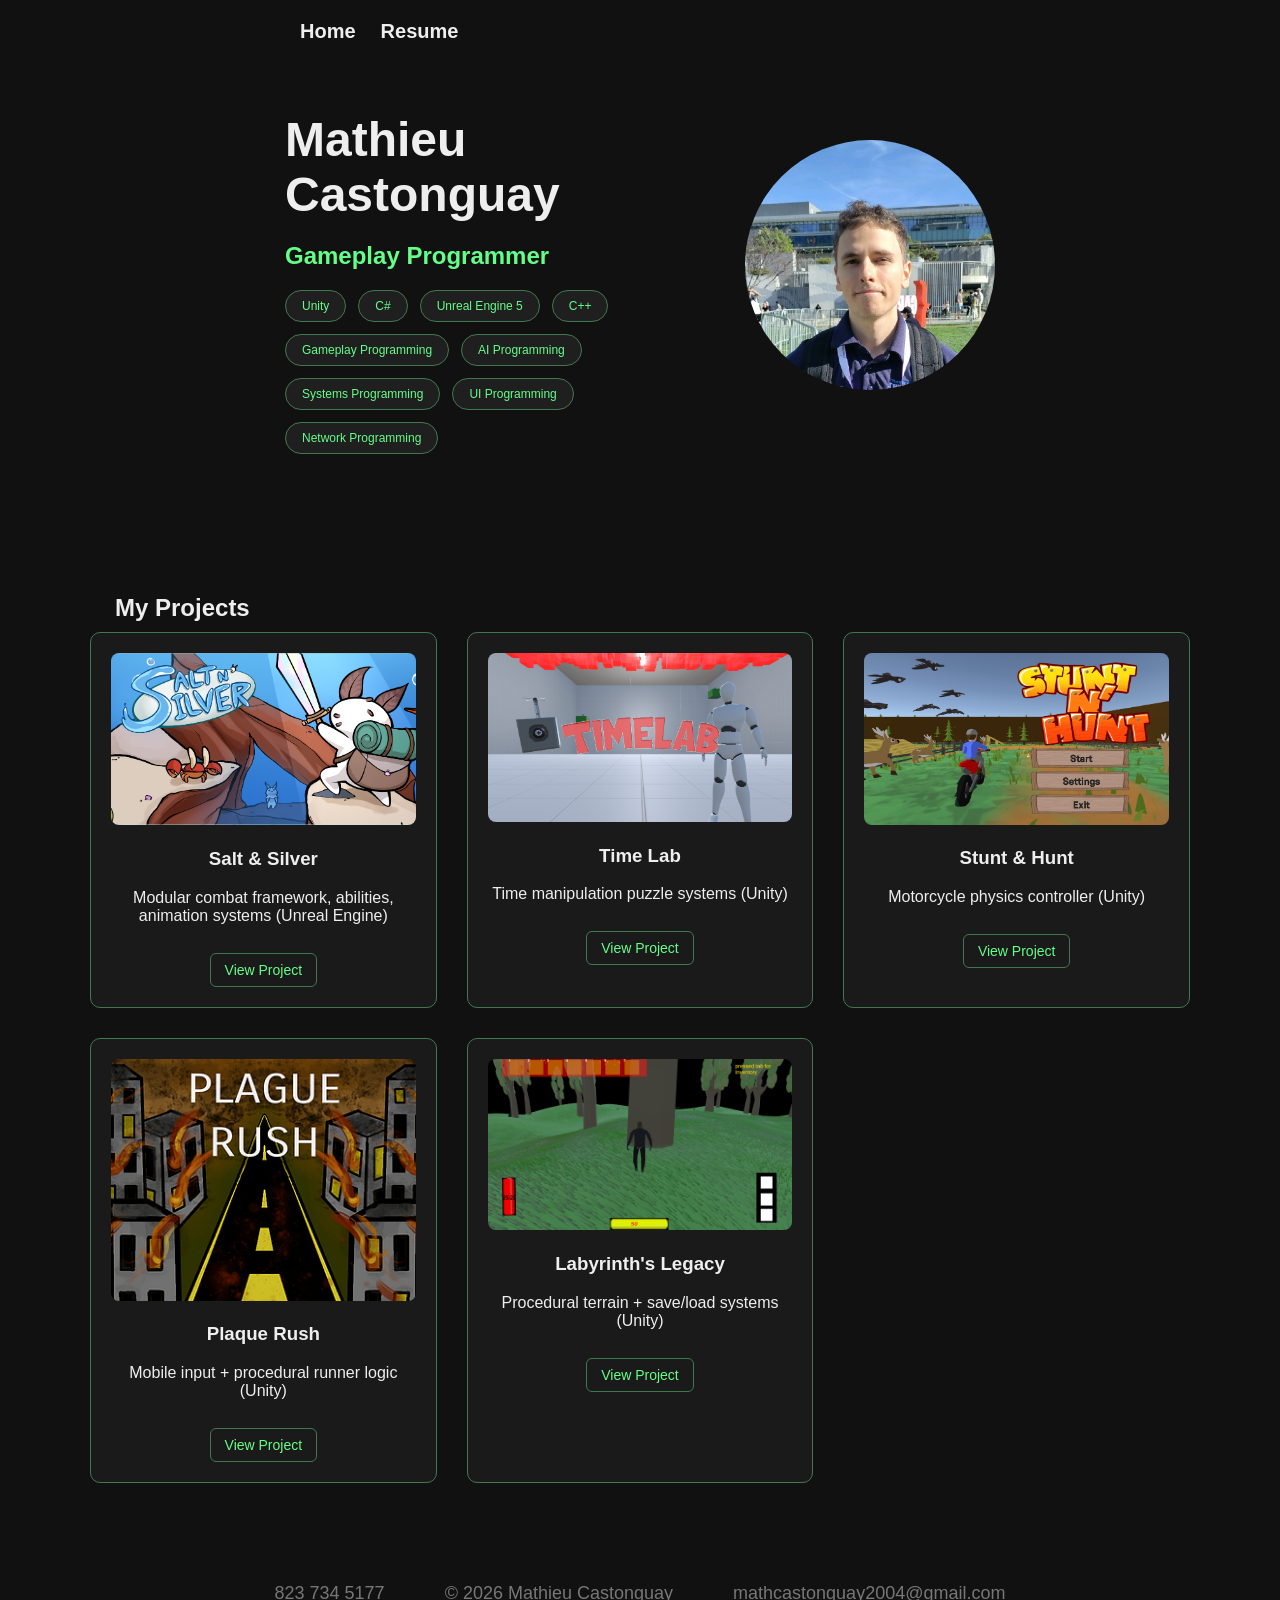
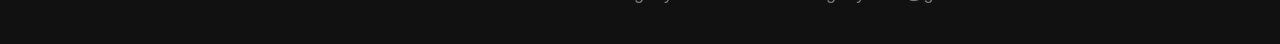
<file: index.html>
<!DOCTYPE html>
<html lang="en">
<head>
    <meta charset="UTF-8">
    <meta name="viewport" content="width=device-width, initial-scale=1.0">
    <title>Mathieu Castonguay – Gameplay Programmer</title>
    <link rel="stylesheet" href="style.css">
</head>

<body>
    <nav class="top-nav">
	  <div class="nav-right-group">
        <a href="index.html">Home</a>
        <a href="ResumeCastonguayPGV5.pdf" target="_blank">Resume</a>
	  </div>
	</nav>

    <header class="hero">
	  <div class="hero-text">
        <h1>Mathieu Castonguay</h1>
        <h2>Gameplay Programmer</h2>
		
        <div class="hero-skills">
		   <span class="skill-tag">Unity</span>
		   <span class="skill-tag">C#</span>
		   <span class="skill-tag">Unreal Engine 5</span>
		   <span class="skill-tag">C++</span>
		   <span class="skill-tag">Gameplay Programming</span>
		   <span class="skill-tag">AI Programming</span>
		   <span class="skill-tag">Systems Programming</span>
		   <span class="skill-tag">UI Programming</span>
		   <span class="skill-tag">Network Programming</span>
		   
		</div>
		
	</div>
		<div class="hero-image">
		     <img src="me.jpg" alt="Mathieu Castonguay">
		</div>
    </header>

    <section id="projects" class="projects">
        <h1>My Projects</h1>

        <div class="project-grid">

            <a class="project-card" href="saltandsilver.html">
                <img src="Salt&SilverTitlePage.png" alt="Salt & Silver">
                <h3>Salt & Silver</h3>
                <p>Modular combat framework, abilities, animation systems (Unreal Engine)</p>
				<span class="view-btn">View Project</span>
            </a>

            <a class="project-card" href="timelab.html">
                <img src="TimeLabPage.png" alt="Time Lab">
                <h3>Time Lab</h3>
                <p>Time manipulation puzzle systems (Unity)</p>
				<span class="view-btn">View Project</span>
            </a>

            <a class="project-card" href="stuntandhunt.html">
                <img src="Stunt&HuntTitlePage.png" alt="Stunt & Hunt">
                <h3>Stunt & Hunt</h3>
                <p>Motorcycle physics controller (Unity)</p>
				<span class="view-btn">View Project</span>
            </a>

            <a class="project-card" href="plaquerush.html">
                <img src="PlaqueRushTitlePage.png" alt="Plaque Rush">
                <h3>Plaque Rush</h3>
                <p>Mobile input + procedural runner logic (Unity)</p>
				<span class="view-btn">View Project</span>
            </a>

            <a class="project-card" href="labyrinth.html">
                <img src="LabyrinthTitlePage.png" alt="Labyrinth's Legacy">
                <h3>Labyrinth's Legacy</h3>
                <p>Procedural terrain + save/load systems (Unity)</p>
				<span class="view-btn">View Project</span>
            </a>

        </div>
    </section>

    <footer>
	   <div class="footer-line">
		      <span> 823 734 5177 </span>
			  <span>© 2026 Mathieu Castonguay</span>
			  <span> mathcastonguay2004@gmail.com</span>
	   </div>
    </footer>
</body>
</html>
</file>
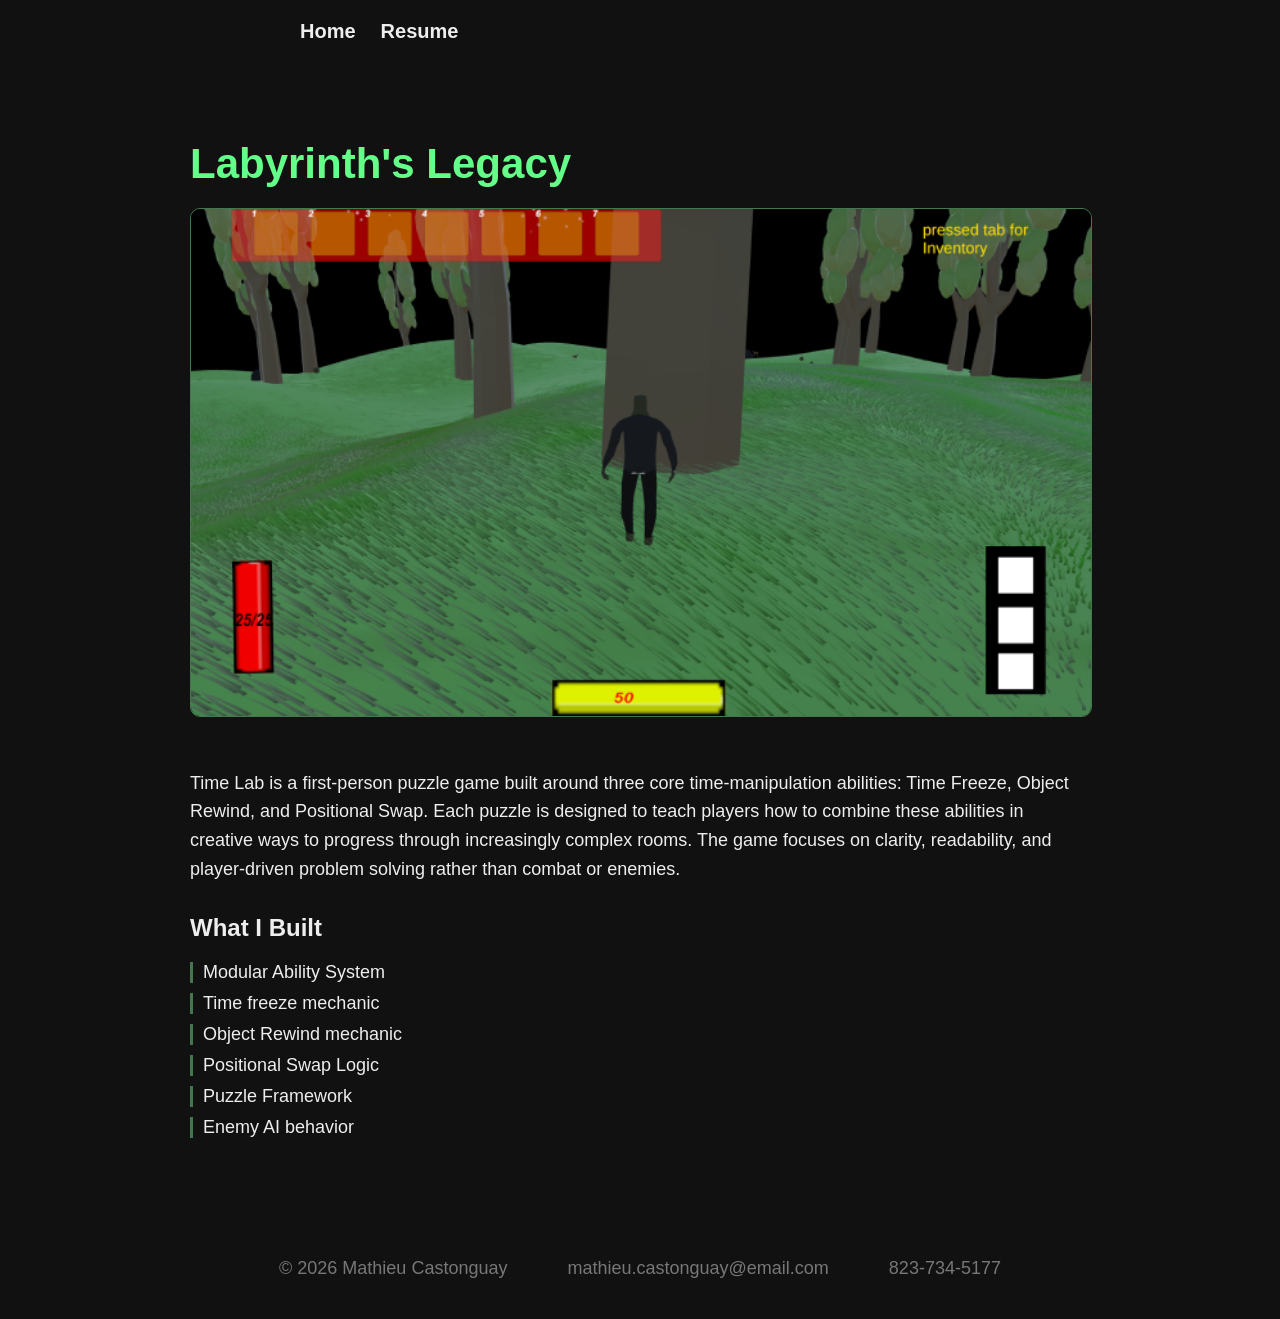
<file: labyrinth.html>
<!DOCTYPE html>
<html lang="en">
<head>
    <meta charset="UTF-8">
    <meta name="viewport" content="width=device-width, initial-scale=1.0">
    <title>Labyrinth – Project</title>
    <link rel="stylesheet" href="style.css">
</head>

<body>

    <!-- Top Navigation -->
    <nav class="top-nav">
        <div class="nav-right-group">
            <a href="index.html">Home</a>
            <a href="ResumeCastonguayPGV5.pdf"target="_blank">Resume</a>
        </div>
    </nav>
	
	    <!-- Project Section -->
    <section class="project-page">
        <h1>Labyrinth's Legacy</h1>

        <img src="LabyrinthTitlePage.png" class="project-banner" alt="Labyrinth">

        <p class="project-description">
            Time Lab is a first‑person puzzle game built around three core time‑manipulation abilities: Time Freeze, Object Rewind, and Positional Swap. Each puzzle is designed to teach players how to 
			combine these abilities in creative ways to progress through increasingly complex rooms. The game focuses on clarity, readability, and player‑driven problem solving rather than combat or enemies.
        </p>

        <h2>What I Built</h2>
        <ul class="project-list">
            <li>Modular Ability System</li>
            <li>Time freeze mechanic</li>
            <li>Object Rewind mechanic</li>
			<li>Positional Swap Logic</li>
            <li>Puzzle Framework</li>
            <li>Enemy AI behavior</li>
        </ul>
    </section>

    <!-- Footer -->
    <footer>
        <div class="footer-line">
            <span>© 2026 Mathieu Castonguay</span>
            <span>mathieu.castonguay@email.com</span>
            <span>823‑734‑5177</span>
        </div>
    </footer>

</body>
</file>
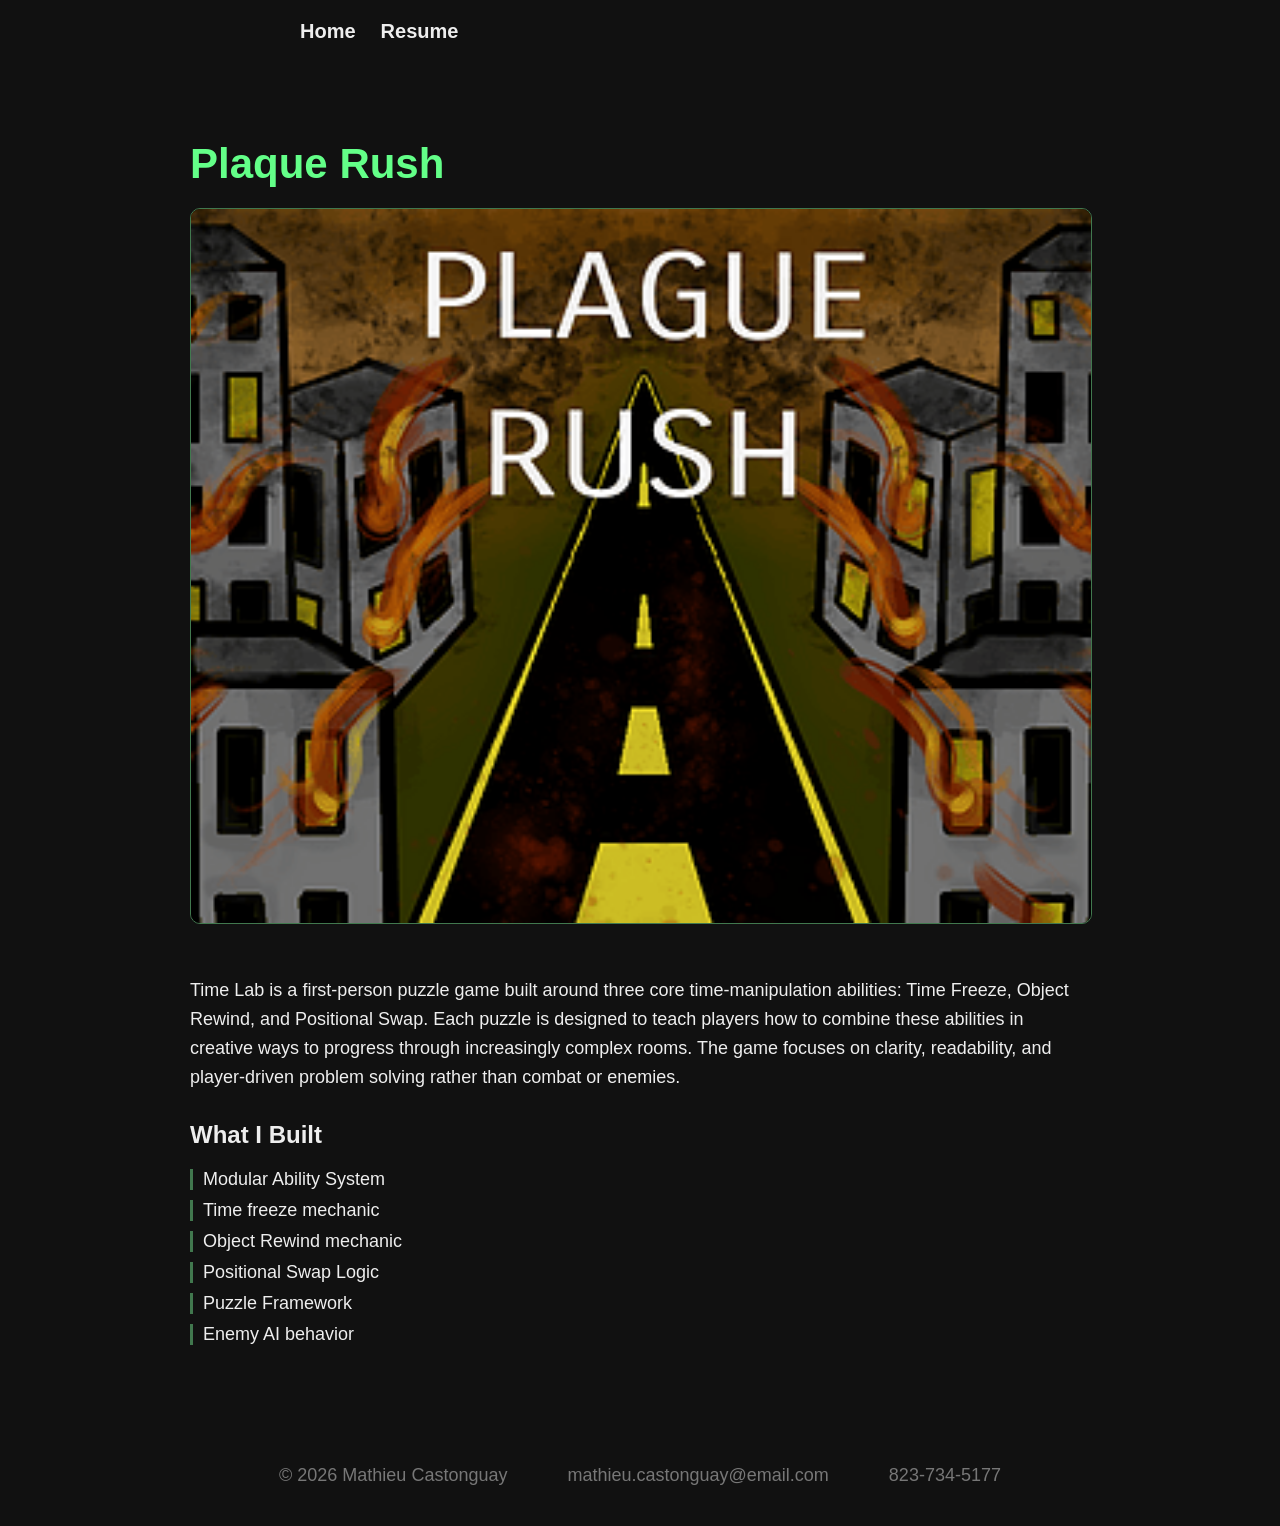
<file: plaquerush.html>
<!DOCTYPE html>
<html lang="en">
<head>
    <meta charset="UTF-8">
    <meta name="viewport" content="width=device-width, initial-scale=1.0">
    <title>Plaque Rush – Project</title>
    <link rel="stylesheet" href="style.css">
</head>

<body>

    <!-- Top Navigation -->
    <nav class="top-nav">
        <div class="nav-right-group">
            <a href="index.html">Home</a>
            <a href="ResumeCastonguayPGV5.pdf"target="_blank">Resume</a>
        </div>
    </nav>
	
	    <!-- Project Section -->
    <section class="project-page">
        <h1>Plaque Rush</h1>

        <img src="PlaqueRushTitlePage.png" class="project-banner" alt="Plaque Rush">

        <p class="project-description">
            Time Lab is a first‑person puzzle game built around three core time‑manipulation abilities: Time Freeze, Object Rewind, and Positional Swap. Each puzzle is designed to teach players how to 
			combine these abilities in creative ways to progress through increasingly complex rooms. The game focuses on clarity, readability, and player‑driven problem solving rather than combat or enemies.
        </p>

        <h2>What I Built</h2>
        <ul class="project-list">
            <li>Modular Ability System</li>
            <li>Time freeze mechanic</li>
            <li>Object Rewind mechanic</li>
			<li>Positional Swap Logic</li>
            <li>Puzzle Framework</li>
            <li>Enemy AI behavior</li>
        </ul>
    </section>

    <!-- Footer -->
    <footer>
        <div class="footer-line">
            <span>© 2026 Mathieu Castonguay</span>
            <span>mathieu.castonguay@email.com</span>
            <span>823‑734‑5177</span>
        </div>
    </footer>

</body>
</file>
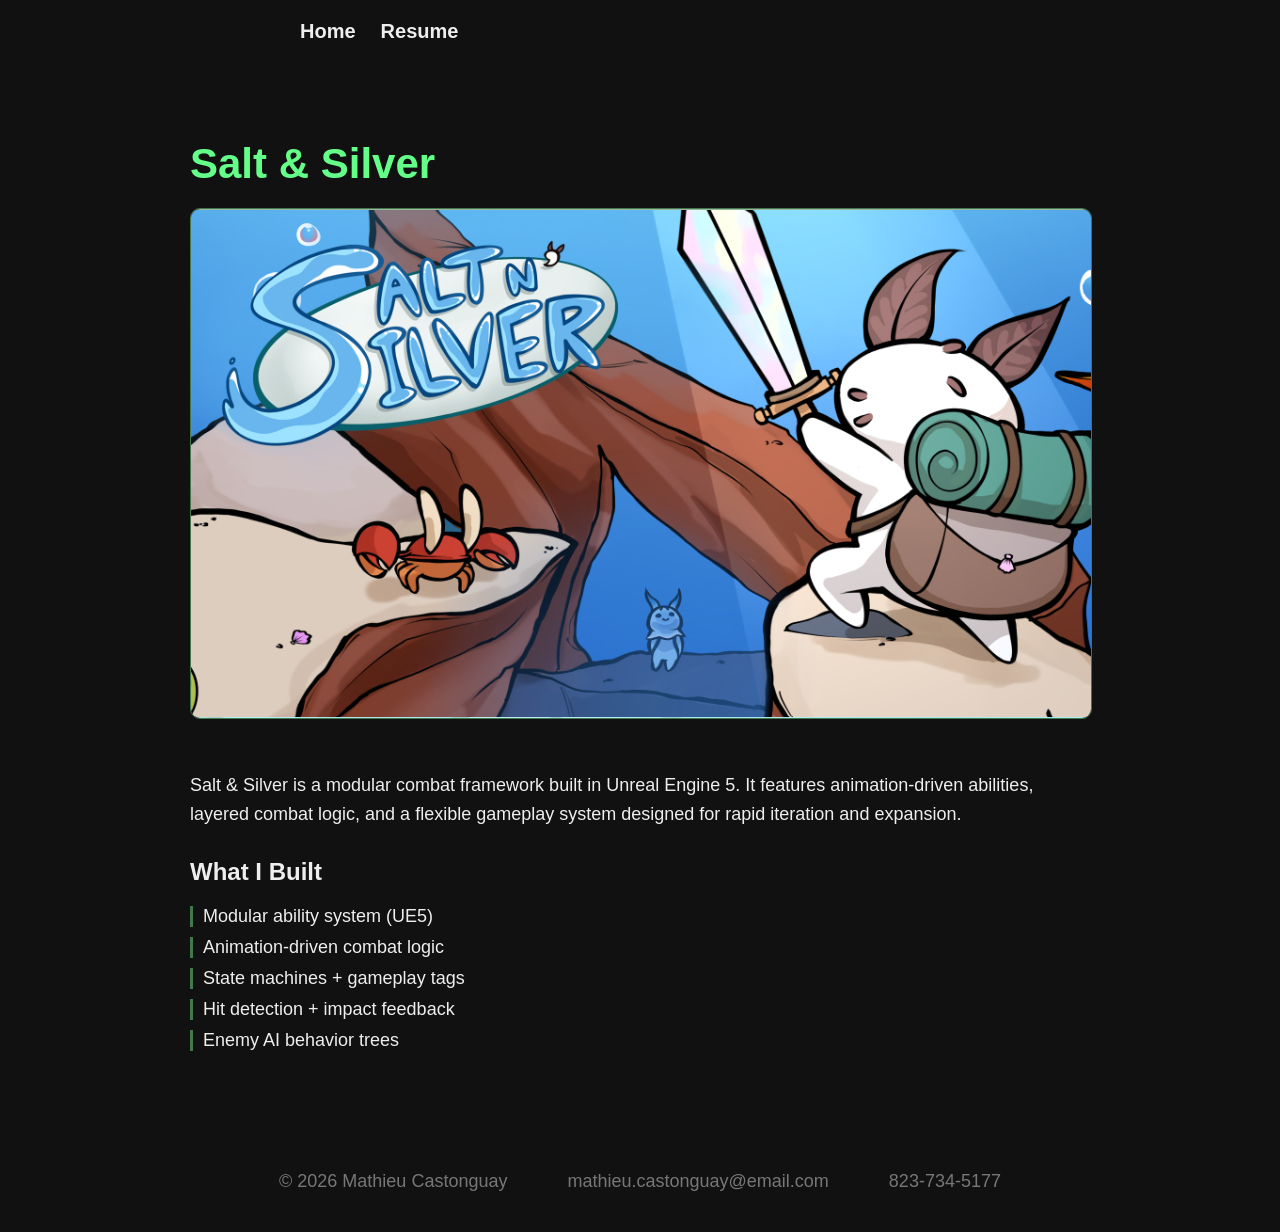
<file: saltandsilver.html>
<!DOCTYPE html>
<html lang="en">
<head>
    <meta charset="UTF-8">
    <meta name="viewport" content="width=device-width, initial-scale=1.0">
    <title>Salt & Silver – Project</title>
    <link rel="stylesheet" href="style.css">
</head>

<body>

    <!-- Top Navigation -->
    <nav class="top-nav">
        <div class="nav-right-group">
            <a href="index.html">Home</a>
            <a href="ResumeCastonguayPGV5.pdf"target="_blank">Resume</a>
        </div>
    </nav>
	
	    <!-- Project Section -->
    <section class="project-page">
        <h1>Salt & Silver</h1>

        <img src="Salt&SilverTitlePage.png" class="project-banner" alt="Salt & Silver">

        <p class="project-description">
            Salt & Silver is a modular combat framework built in Unreal Engine 5.
            It features animation-driven abilities, layered combat logic, and a flexible
            gameplay system designed for rapid iteration and expansion.
        </p>

        <h2>What I Built</h2>
        <ul class="project-list">
            <li>Modular ability system (UE5)</li>
            <li>Animation-driven combat logic</li>
            <li>State machines + gameplay tags</li>
            <li>Hit detection + impact feedback</li>
            <li>Enemy AI behavior trees</li>
        </ul>
    </section>

    <!-- Footer -->
    <footer>
        <div class="footer-line">
            <span>© 2026 Mathieu Castonguay</span>
            <span>mathieu.castonguay@email.com</span>
            <span>823‑734‑5177</span>
        </div>
    </footer>

</body>
</file>
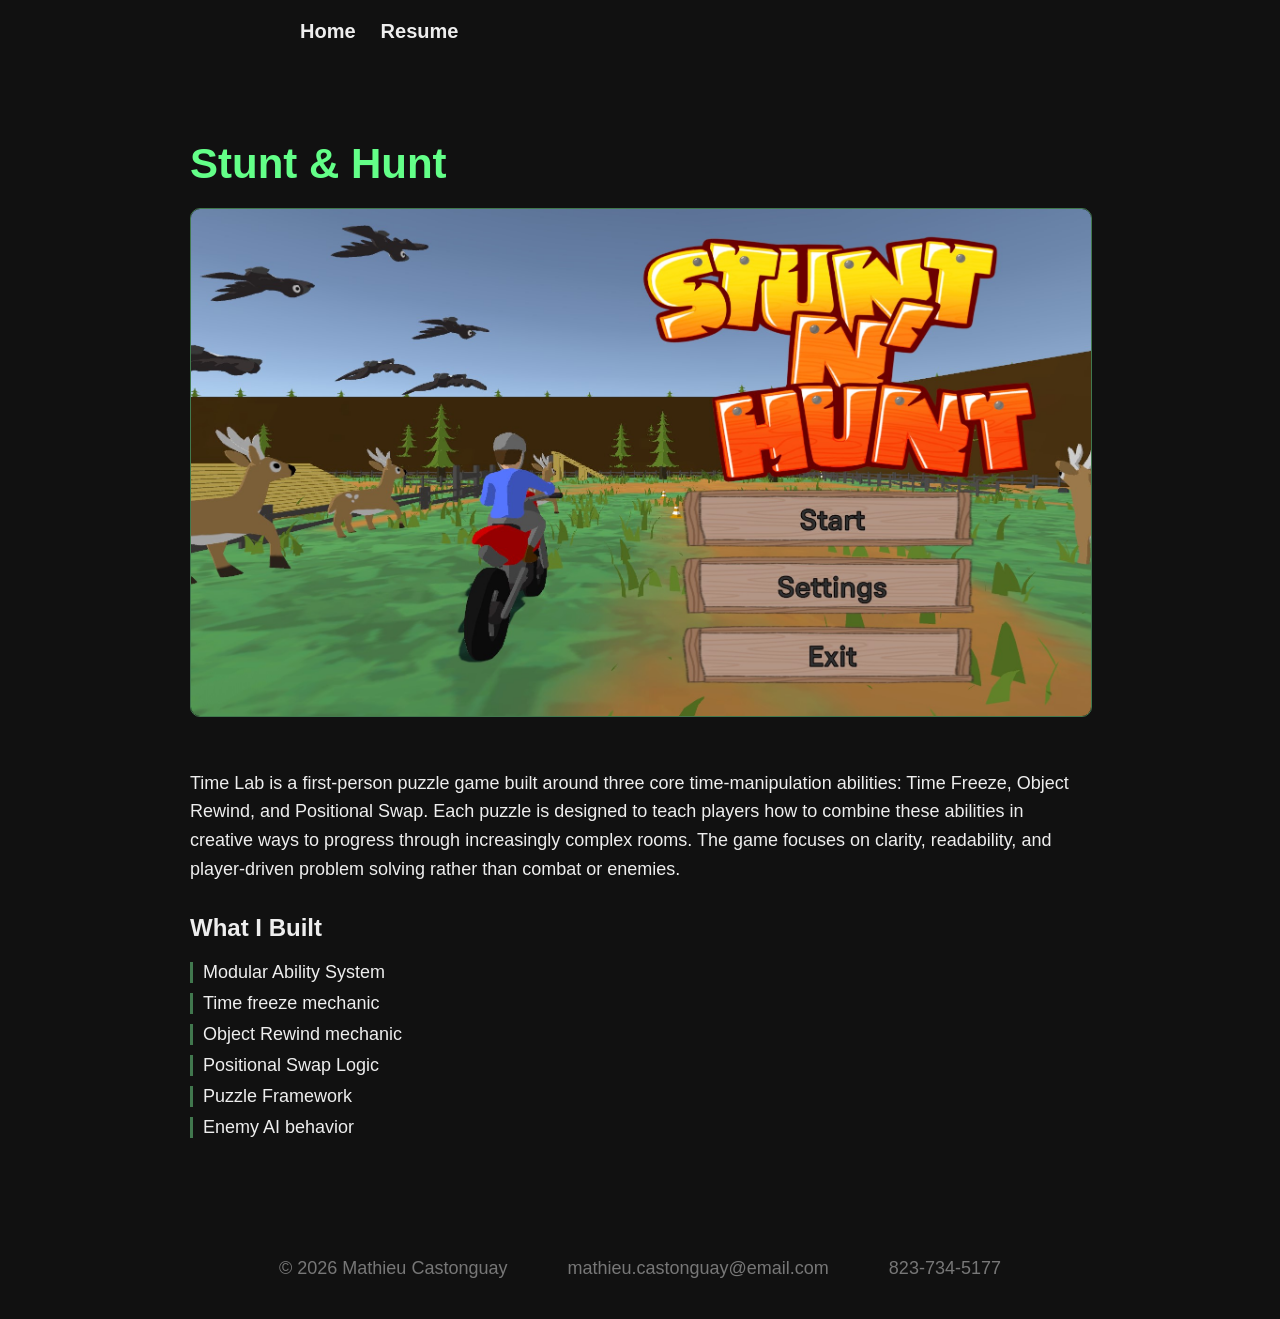
<file: stuntandhunt.html>
<!DOCTYPE html>
<html lang="en">
<head>
    <meta charset="UTF-8">
    <meta name="viewport" content="width=device-width, initial-scale=1.0">
    <title>Stun & Hunt – Project</title>
    <link rel="stylesheet" href="style.css">
</head>

<body>

    <!-- Top Navigation -->
    <nav class="top-nav">
        <div class="nav-right-group">
            <a href="index.html">Home</a>
            <a href="ResumeCastonguayPGV5.pdf"target="_blank">Resume</a>
        </div>
    </nav>
	
	    <!-- Project Section -->
    <section class="project-page">
        <h1>Stunt & Hunt</h1>

        <img src="Stunt&HuntTitlePage.png" class="project-banner" alt="Stunt & Hunt">

        <p class="project-description">
            Time Lab is a first‑person puzzle game built around three core time‑manipulation abilities: Time Freeze, Object Rewind, and Positional Swap. Each puzzle is designed to teach players how to 
			combine these abilities in creative ways to progress through increasingly complex rooms. The game focuses on clarity, readability, and player‑driven problem solving rather than combat or enemies.
        </p>

        <h2>What I Built</h2>
        <ul class="project-list">
            <li>Modular Ability System</li>
            <li>Time freeze mechanic</li>
            <li>Object Rewind mechanic</li>
			<li>Positional Swap Logic</li>
            <li>Puzzle Framework</li>
            <li>Enemy AI behavior</li>
        </ul>
    </section>

    <!-- Footer -->
    <footer>
        <div class="footer-line">
            <span>© 2026 Mathieu Castonguay</span>
            <span>mathieu.castonguay@email.com</span>
            <span>823‑734‑5177</span>
        </div>
    </footer>

</body>
</file>
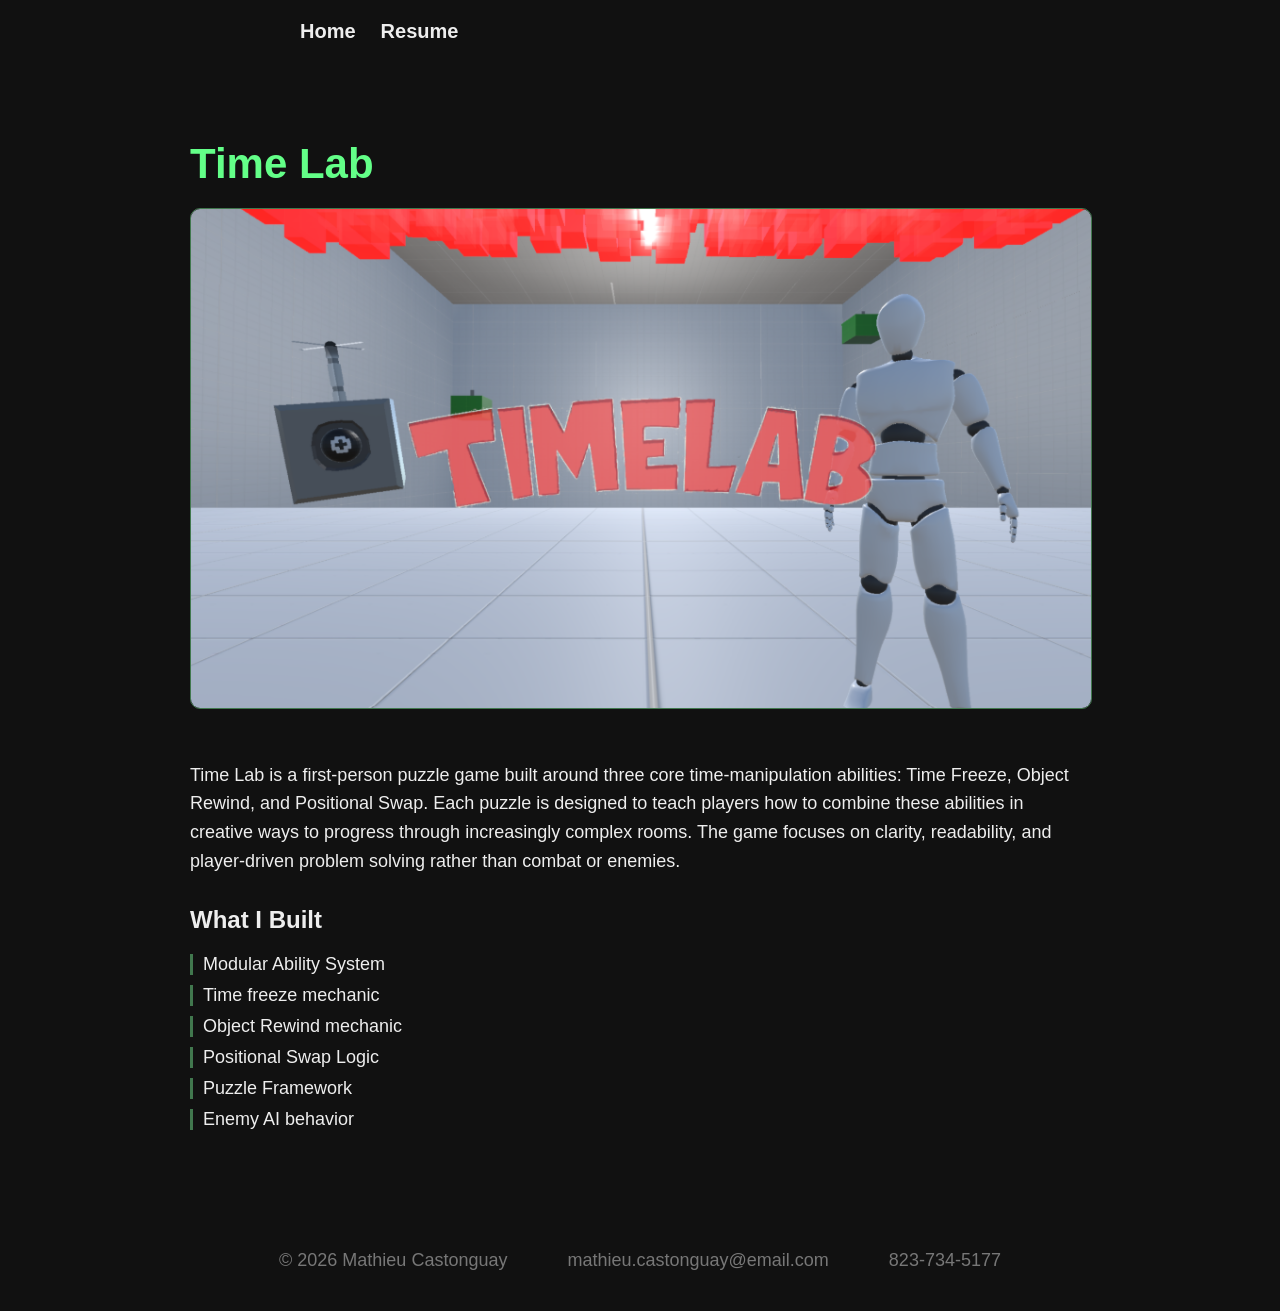
<file: timelab.html>
<!DOCTYPE html>
<html lang="en">
<head>
    <meta charset="UTF-8">
    <meta name="viewport" content="width=device-width, initial-scale=1.0">
    <title>Time Lab – Project</title>
    <link rel="stylesheet" href="style.css">
</head>

<body>

    <!-- Top Navigation -->
    <nav class="top-nav">
        <div class="nav-right-group">
            <a href="index.html">Home</a>
            <a href="ResumeCastonguayPGV5.pdf"target="_blank">Resume</a>
        </div>
    </nav>
	
	    <!-- Project Section -->
    <section class="project-page">
        <h1>Time Lab</h1>

        <img src="TimeLabPage.png" class="project-banner" alt="Time Lab">

        <p class="project-description">
            Time Lab is a first‑person puzzle game built around three core time‑manipulation abilities: Time Freeze, Object Rewind, and Positional Swap. Each puzzle is designed to teach players how to 
			combine these abilities in creative ways to progress through increasingly complex rooms. The game focuses on clarity, readability, and player‑driven problem solving rather than combat or enemies.
        </p>

        <h2>What I Built</h2>
        <ul class="project-list">
            <li>Modular Ability System</li>
            <li>Time freeze mechanic</li>
            <li>Object Rewind mechanic</li>
			<li>Positional Swap Logic</li>
            <li>Puzzle Framework</li>
            <li>Enemy AI behavior</li>
        </ul>
    </section>

    <!-- Footer -->
    <footer>
        <div class="footer-line">
            <span>© 2026 Mathieu Castonguay</span>
            <span>mathieu.castonguay@email.com</span>
            <span>823‑734‑5177</span>
        </div>
    </footer>

</body>
</file>
<file: style.css>
body {
    margin: 0;
    font-family: Arial, sans-serif;
    background: #111;
    color: #eee;
}

.top-nav {
    width: 100%;
    padding: 20px 300px;
    box-sizing: border-box;
    display: flex;
    justify-content: space-between;
    justify-content: normal; /* make it got to the right */
    align-items: center;
    background: #111;
    position: fixed;
    top: 0;
    left: 0;
    z-index: 1000;
}
.nav-right-group{
    display: flex;
    gap: 25px;
}

    .top-nav a {
        color: #eee;
        text-decoration: none;
        font-size: 20px;
        font-weight: bold;
    }

        .top-nav a:hover {
            color: #63ff88;
        }

.hero {
    display: flex;
    align-items: center;
    justify-content: center;
    padding: 80px 200px;
    gap: 20px
}

.hero-text {
    max-width: 50%;
    text-align: left;
}

    .hero-text h1 {
        font-size: 48px;
        margin-bottom: 10px;
    }

    .hero-text h2 {
        font-size: 24px;
        color: #63ff88;
    }

    .hero-text p {
        font-size: 18px;
        margin: 20px 0;
    }

.hero-image img {
    width: 250px;
    height: auto;
    border-radius: 250px;
    object-fit: cover;
}
.hero-skills {
    margin-top: 20px;
    display: flex;
    flex-wrap: wrap;
    gap: 12px;
}

.skill-tag {
    padding: 8px 16px;
    background: #1f1f1f;
    border: 1px solid #333;
    border-radius: 20px;
    border-color: #41784e;
    font-size: 12px;
    color: #63ff88;
    transition: 0.2s;
}

    .skill-tag:hover {
        background: #2a2a2a;
        border-color: #63ff88;
        color: #fff;
    }

.cta {
    display: inline-block;
    margin-top: 20px;
    padding: 12px 24px;
    background: #4a90e2;
    color: white;
    text-decoration: none;
    border-radius: 6px;
}

.projects {
    padding: 60px 20px;
    text-align: center;
}

    .projects h1 {
        text-align: left;
        width: 100%;
        max-width: 1100px;
        margin: 0 auto 10px auto; /* centers the block, not the text */
        padding-left: 50px; /* small indent like your hero */
    }

.project-grid {
    display: grid;
    grid-template-columns: repeat(auto-fit, minmax(260px, 1fr));
    gap: 30px;
    max-width: 1100px;
    margin: auto;
}

.project-card {
    background: #1a1a1a;
    padding: 20px;
    border-radius: 10px;
    border: 1px solid #41784e;
    text-decoration: none;
    color: #eee;
    transition: 0.2s;
}

    .project-card:hover {
        transform: translateY(-5px);
        background: #222;
        border-color: #63ff88;
    }

    .project-card img {
        width: 100%;
        border-radius: 8px;
    }

footer {
    text-align: center;
    padding: 40px;
    color: #777;
}
.footer-line{
    display: flex;
    justify-content: center;
    gap: 60px;
    font-size: 18px;
}
.view-btn {
    display: inline-block;
    margin-top: 12px;
    padding: 8px 14px;
    background: #1a1a1a;
    border: 1px solid #41784e;
    color: #63ff88;
    border-radius: 6px;
    font-size: 14px;
    text-align: center;
}

/*projects that we show will all have the same */

.project-page {
    max-width: 900px;
    margin: 140px auto 80px auto; /* space for fixed nav */
    padding: 0 20px;
    text-align: left;
}

    .project-page h1 {
        font-size: 42px;
        margin-bottom: 20px;
        color: #63ff88;
    }

.project-banner {
    width: 100%;
    border-radius: 10px;
    margin-bottom: 30px;
    border: 1px solid #41784e;
}

.project-description {
    font-size: 18px;
    line-height: 1.6;
    margin-bottom: 30px;
}

.project-list {
    list-style: none;
    padding: 0;
    font-size: 18px;
}

    .project-list li {
        margin-bottom: 10px;
        padding-left: 10px;
        border-left: 3px solid #41784e;
    }
</file>
